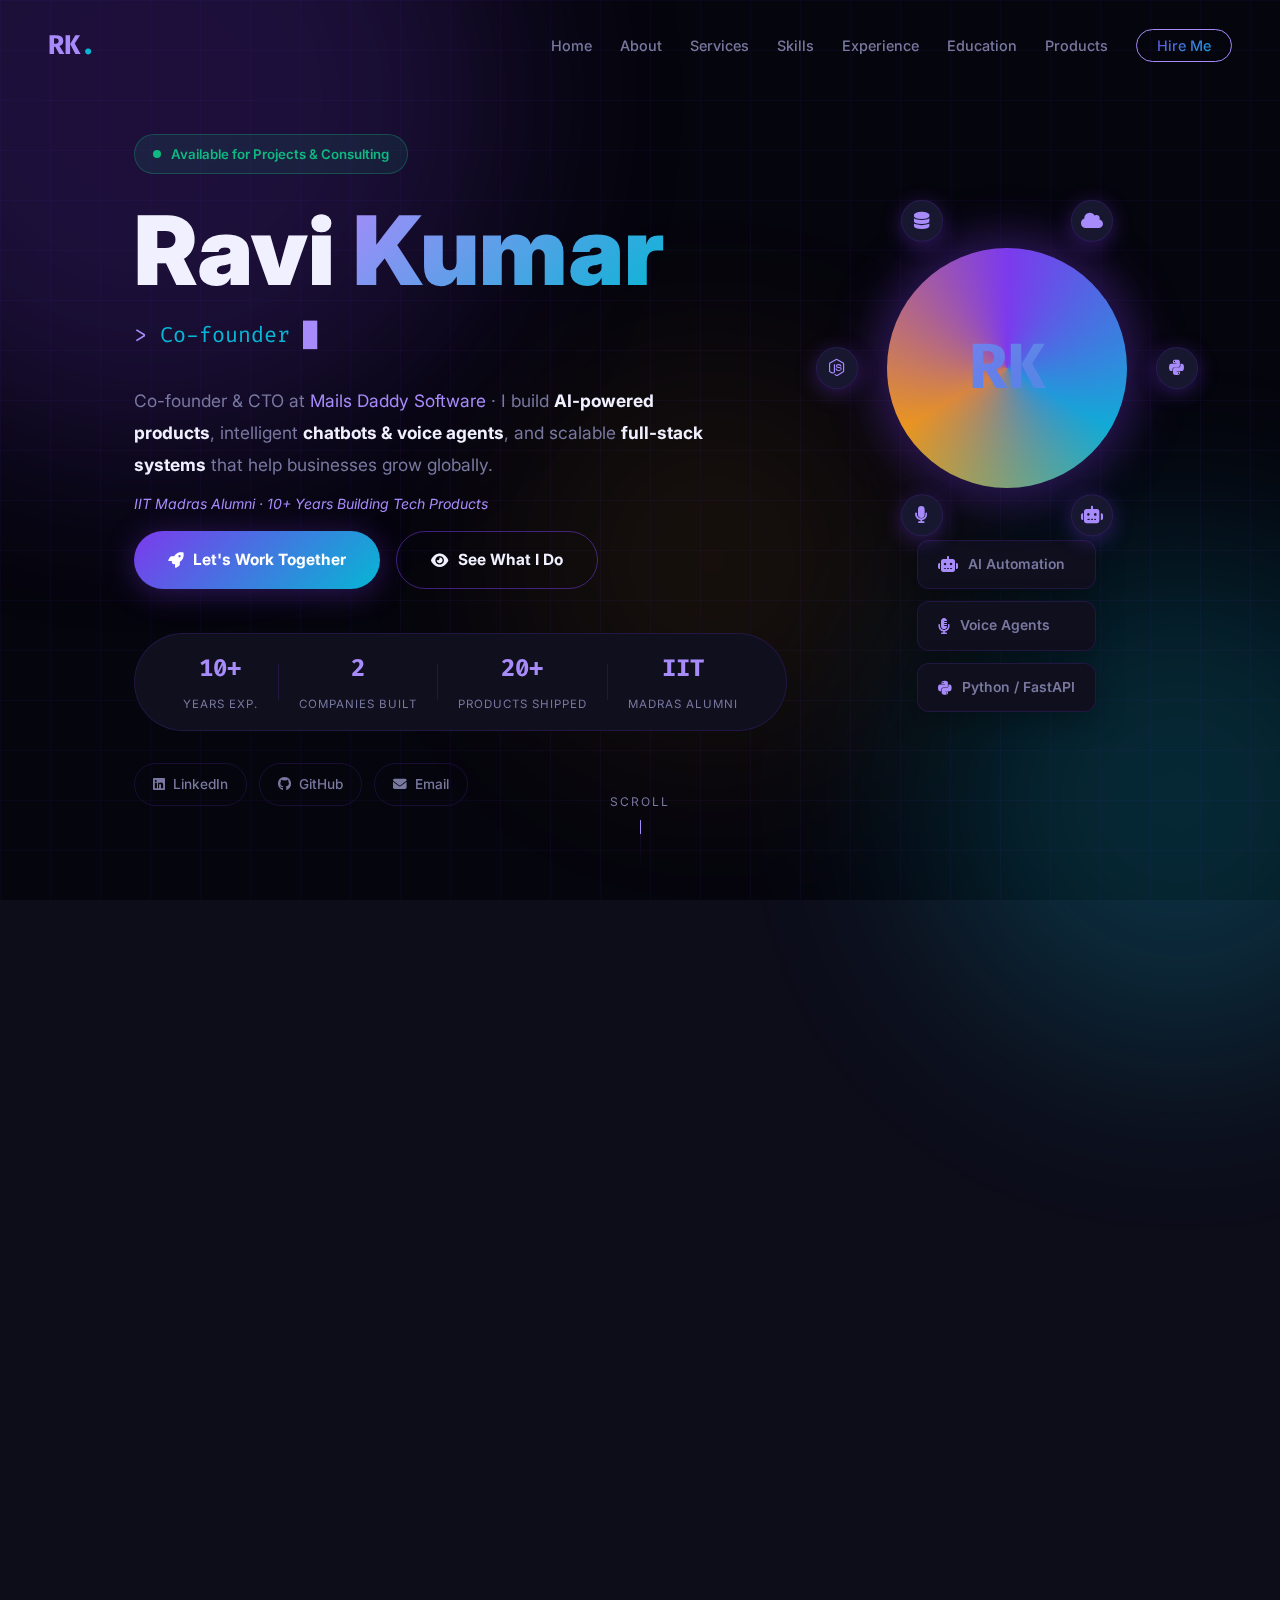
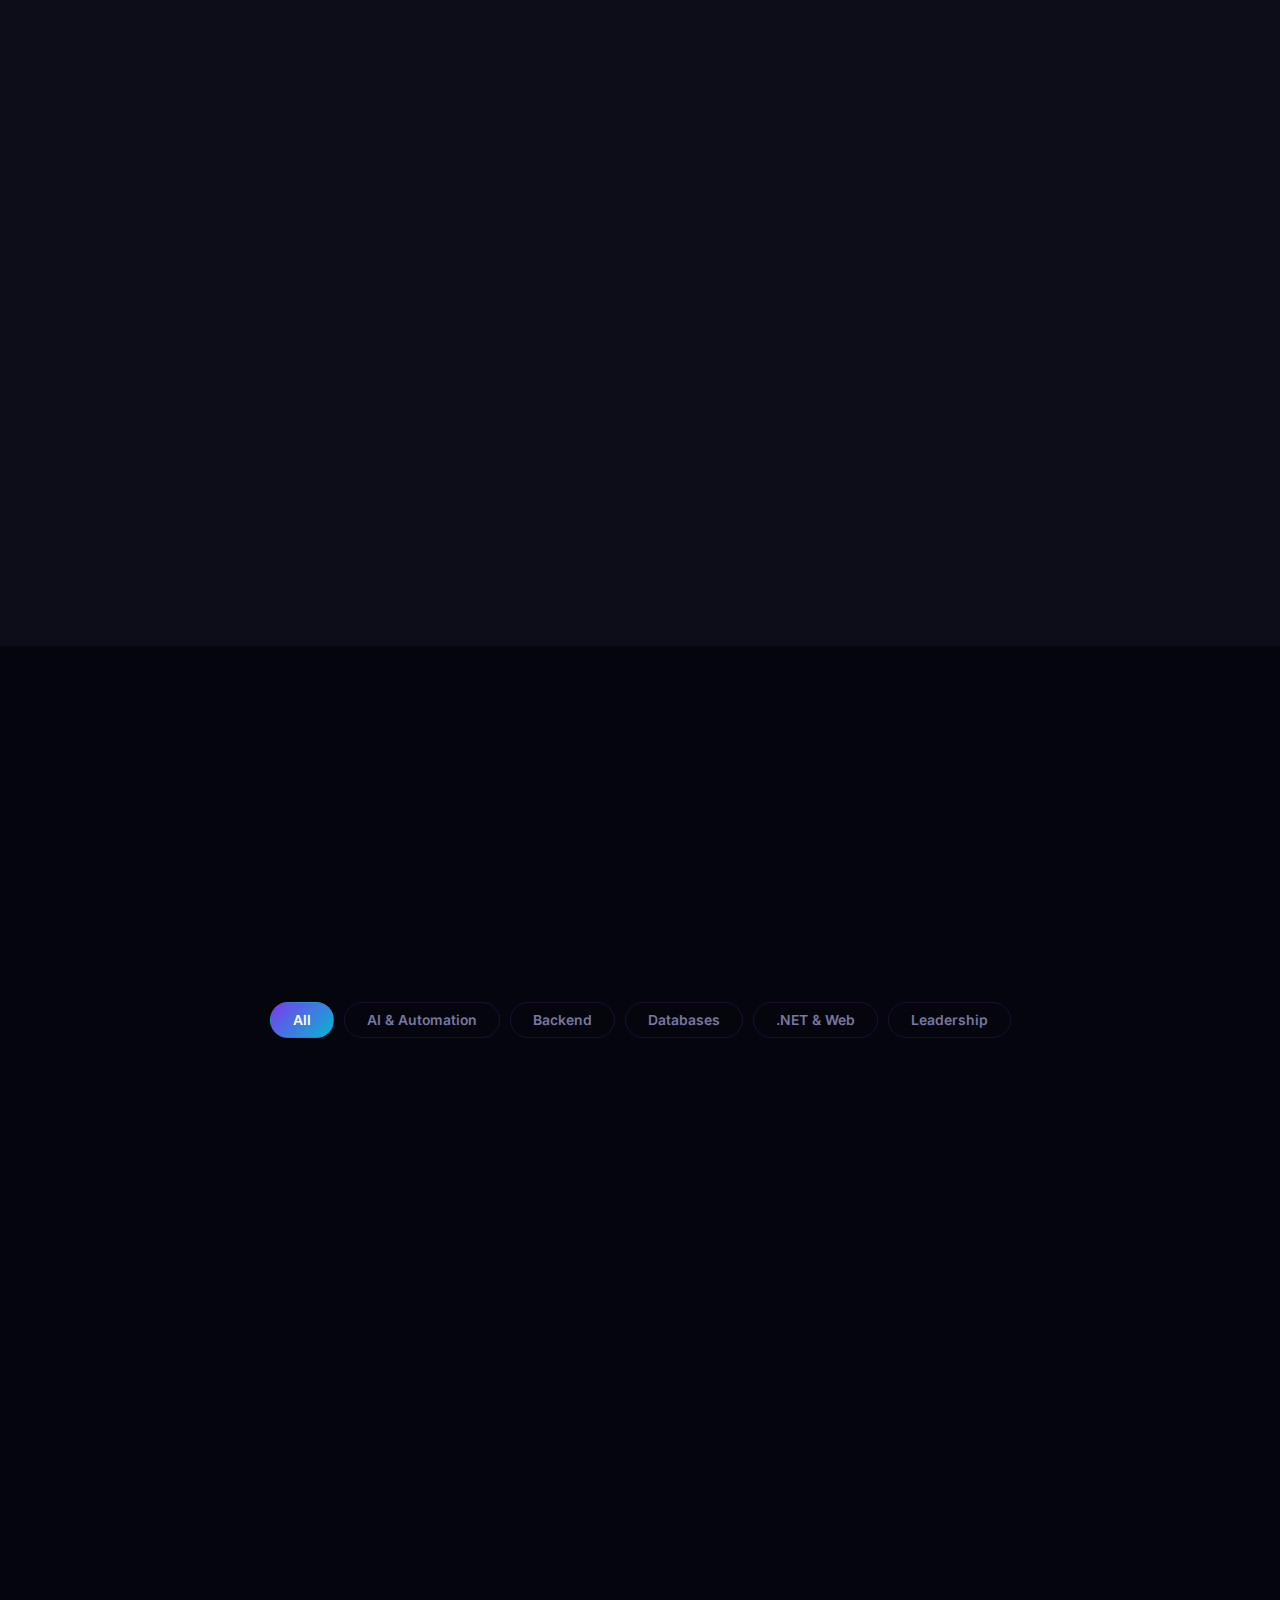
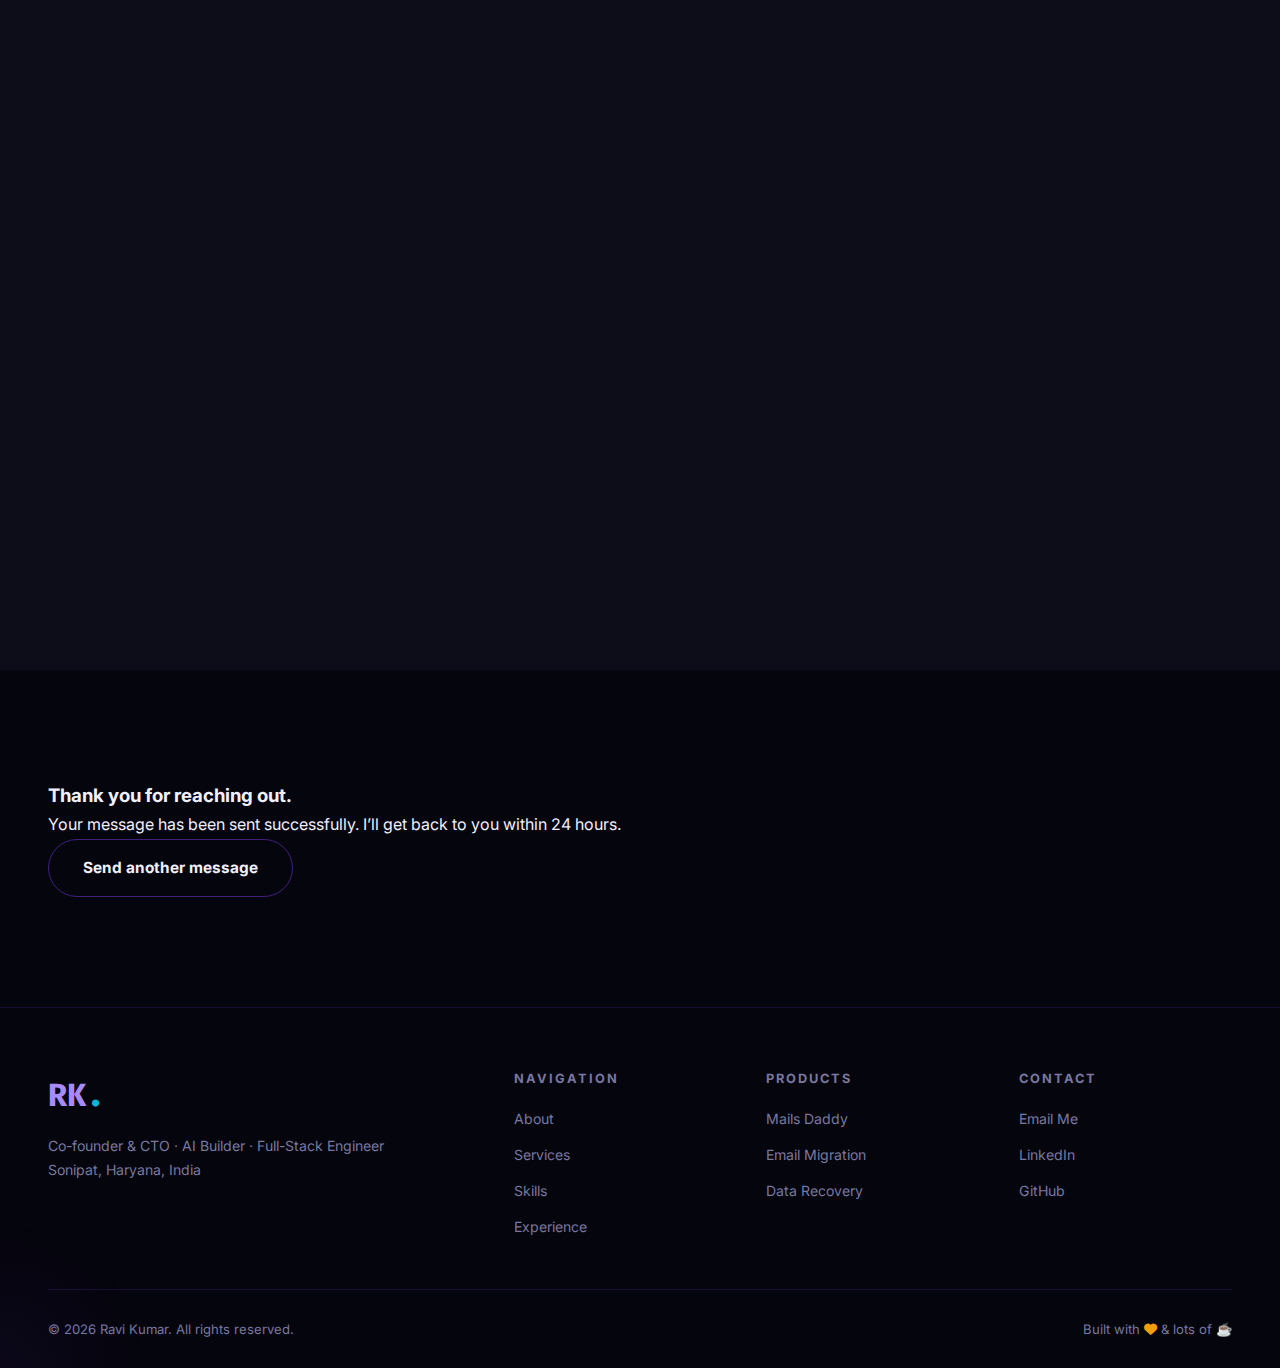
<file: index.html>
<!DOCTYPE html>
<html lang="en">
<head>
  <meta charset="UTF-8" />
  <meta name="viewport" content="width=device-width, initial-scale=1.0"/>
  <title>Ravi Kumar | Co-founder & CTO | AI & Full-Stack Engineer</title>
  <meta name="description" content="Ravi Kumar – Co-founder & CTO at Mails Daddy. Expert in AI Automation, Chatbots, Voice Agents, Python, FastAPI, Django, Node.js and more." />
  <link href="https://fonts.googleapis.com/css2?family=Inter:wght@300;400;500;600;700;800;900&family=Fira+Code:wght@400;500;600&display=swap" rel="stylesheet"/>
  <link rel="stylesheet" href="https://cdnjs.cloudflare.com/ajax/libs/font-awesome/6.5.0/css/all.min.css"/>
  <link rel="stylesheet" href="style.css"/>
</head>
<body>

  <!-- NAVBAR -->
  <nav class="navbar" id="navbar">
    <div class="nav-container">
      <div class="nav-logo">RK<span class="dot">.</span></div>
      <ul class="nav-links" id="navLinks">
        <li><a href="#hero">Home</a></li>
        <li><a href="#about">About</a></li>
        <li><a href="#services">Services</a></li>
        <li><a href="#skills">Skills</a></li>
        <li><a href="#experience">Experience</a></li>
        <li><a href="#education">Education</a></li>
        <li><a href="#products">Products</a></li>
        <li><a href="#contact" class="nav-cta">Hire Me</a></li>
      </ul>
      <div class="hamburger" id="hamburger">
        <span></span><span></span><span></span>
      </div>
    </div>
  </nav>

  <!-- HERO -->
  <section class="hero" id="hero">
    <div class="hero-bg">
      <div class="orb orb-1"></div>
      <div class="orb orb-2"></div>
      <div class="orb orb-3"></div>
      <div class="grid-overlay"></div>
    </div>
    <div class="hero-inner container">
      <div class="hero-content" data-reveal>
        <div class="hero-badge">
          <span class="badge-dot"></span> Available for Projects & Consulting
        </div>
        <h1 class="hero-name">Ravi <span class="gradient-text">Kumar</span></h1>
        <div class="hero-titles">
          <span class="typed-prefix">&gt; </span><span class="typed-text"></span>
        </div>
        <p class="hero-description">
          Co-founder &amp; CTO at <a href="https://www.mailsdaddy.com" target="_blank" class="link-glow">Mails Daddy Software</a> · 
          I build <strong>AI-powered products</strong>, intelligent <strong>chatbots &amp; voice agents</strong>,
          and scalable <strong>full-stack systems</strong> that help businesses grow globally.
          <span class="hero-sub">IIT Madras Alumni · 10+ Years Building Tech Products</span>
        </p>
        <div class="hero-cta">
          <a href="#contact" class="btn btn-primary"><i class="fas fa-rocket"></i> Let's Work Together</a>
          <a href="#services" class="btn btn-ghost"><i class="fas fa-eye"></i> See What I Do</a>
        </div>
        <div class="hero-stats">
          <div class="hstat"><span class="hstat-n">10+</span><span class="hstat-l">Years Exp.</span></div>
          <div class="hstat-div"></div>
          <div class="hstat"><span class="hstat-n">2</span><span class="hstat-l">Companies Built</span></div>
          <div class="hstat-div"></div>
          <div class="hstat"><span class="hstat-n">20+</span><span class="hstat-l">Products Shipped</span></div>
          <div class="hstat-div"></div>
          <div class="hstat"><span class="hstat-n">IIT</span><span class="hstat-l">Madras Alumni</span></div>
        </div>
        <div class="hero-social">
          <a href="https://www.linkedin.com/in/ravi-kumar-2079b0131/" target="_blank" class="social-pill"><i class="fab fa-linkedin"></i> LinkedIn</a>
          <a href="https://github.com/ravikumarchopra" target="_blank" class="social-pill"><i class="fab fa-github"></i> GitHub</a>
          <a href="mailto:r.k.chopra5000@gmail.com" class="social-pill"><i class="fas fa-envelope"></i> Email</a>
        </div>
      </div>
      <div class="hero-visual" data-reveal-delay>
        <div class="avatar-wrap">
          <div class="avatar-glow"></div>
          <div class="avatar-ring">
            <div class="avatar-core">RK</div>
          </div>
          <div class="orbit orbit-1">
            <div class="orbit-icon" style="--angle:0deg"><i class="fab fa-python"></i></div>
            <div class="orbit-icon" style="--angle:60deg"><i class="fas fa-robot"></i></div>
            <div class="orbit-icon" style="--angle:120deg"><i class="fas fa-microphone"></i></div>
            <div class="orbit-icon" style="--angle:180deg"><i class="fab fa-node-js"></i></div>
            <div class="orbit-icon" style="--angle:240deg"><i class="fas fa-database"></i></div>
            <div class="orbit-icon" style="--angle:300deg"><i class="fas fa-cloud"></i></div>
          </div>
        </div>
        <div class="floating-cards">
          <div class="fcard fcard-1"><i class="fas fa-robot"></i> AI Automation</div>
          <div class="fcard fcard-2"><i class="fas fa-microphone-alt"></i> Voice Agents</div>
          <div class="fcard fcard-3"><i class="fab fa-python"></i> Python / FastAPI</div>
        </div>
      </div>
    </div>
    <div class="scroll-down">
      <span>Scroll</span>
      <div class="scroll-line"><div class="scroll-dot"></div></div>
    </div>
  </section>

  <!-- SERVICES -->
  <section class="services section" id="services">
    <div class="container">
      <div class="section-head" data-reveal>
        <p class="section-eyebrow">What I Offer</p>
        <h2 class="section-title">Services Built for <span class="gradient-text">Growth</span></h2>
        <p class="section-sub">From intelligent AI systems to robust backends — I deliver end-to-end solutions that scale.</p>
      </div>
      <div class="services-grid">
        <div class="service-card featured" data-reveal>
          <div class="sc-icon"><i class="fas fa-robot"></i></div>
          <h3>AI Automation</h3>
          <p>Custom AI pipelines, LLM integrations, and workflow automation that cut operational costs and supercharge productivity.</p>
          <ul class="sc-list">
            <li>LLM / GPT Integration</li>
            <li>Custom AI Workflows</li>
            <li>Process Automation</li>
            <li>RAG Systems</li>
          </ul>
          <div class="sc-tag">Most Popular</div>
        </div>
        <div class="service-card" data-reveal>
          <div class="sc-icon"><i class="fas fa-comments"></i></div>
          <h3>Chatbot Development</h3>
          <p>Intelligent, context-aware chatbots for customer support, lead generation, and sales — integrated across all channels.</p>
          <ul class="sc-list">
            <li>WhatsApp / Telegram Bots</li>
            <li>Website AI Chat</li>
            <li>Support Automation</li>
            <li>CRM Integration</li>
          </ul>
        </div>
        <div class="service-card" data-reveal>
          <div class="sc-icon"><i class="fas fa-microphone-alt"></i></div>
          <h3>Voice Agents</h3>
          <p>Conversational AI voice assistants that handle calls, bookings, FAQs, and customer interactions 24/7 with human-like responses.</p>
          <ul class="sc-list">
            <li>Inbound / Outbound Calls</li>
            <li>Real-time STT / TTS</li>
            <li>IVR Replacement</li>
            <li>Multi-language Support</li>
          </ul>
        </div>
        <div class="service-card" data-reveal>
          <div class="sc-icon"><i class="fas fa-server"></i></div>
          <h3>Backend Development</h3>
          <p>High-performance, scalable REST APIs and microservices using Python (FastAPI, Django) and Node.js (Express.js).</p>
          <ul class="sc-list">
            <li>FastAPI / Django REST</li>
            <li>Node.js / Express.js</li>
            <li>MySQL / PostgreSQL</li>
            <li>Microservices Architecture</li>
          </ul>
        </div>
        <div class="service-card" data-reveal>
          <div class="sc-icon"><i class="fas fa-exchange-alt"></i></div>
          <h3>Email & Data Migration</h3>
          <p>Industry-leading tools for seamless email migration, data recovery, and cloud backup with zero data loss.</p>
          <ul class="sc-list">
            <li>OST / PST Migration</li>
            <li>Cloud Data Backup</li>
            <li>Data Recovery</li>
            <li>Outlook Management</li>
          </ul>
        </div>
        <div class="service-card" data-reveal>
          <div class="sc-icon"><i class="fas fa-lightbulb"></i></div>
          <h3>Tech Consulting</h3>
          <p>Strategic technology consulting to architect the right stack, choose the right tools, and ship faster with confidence.</p>
          <ul class="sc-list">
            <li>Architecture Review</li>
            <li>AI Strategy</li>
            <li>Team Mentorship</li>
            <li>Product Roadmapping</li>
          </ul>
        </div>
      </div>
    </div>
  </section>

  <!-- SKILLS -->
  <section class="skills section" id="skills">
    <div class="container">
      <div class="section-head" data-reveal>
        <p class="section-eyebrow">My Toolkit</p>
        <h2 class="section-title">Skills &amp; <span class="gradient-text">Technologies</span></h2>
        <p class="section-sub">A full-spectrum tech stack from AI/ML to databases and cloud deployment.</p>
      </div>
      <div class="skills-tabs">
        <button class="tab-btn active" data-tab="all">All</button>
        <button class="tab-btn" data-tab="ai">AI &amp; Automation</button>
        <button class="tab-btn" data-tab="backend">Backend</button>
        <button class="tab-btn" data-tab="database">Databases</button>
        <button class="tab-btn" data-tab="dotnet">.NET &amp; Web</button>
        <button class="tab-btn" data-tab="leadership">Leadership</button>
      </div>
      <div class="skills-masonry">

        <!-- AI & Automation -->
        <div class="skill-group" data-category="ai" data-reveal>
          <div class="sg-header"><i class="fas fa-brain"></i> AI &amp; Automation</div>
          <div class="skill-bars">
            <div class="skill-row" data-w="93">
              <div class="sr-meta"><span>AI Automation</span><span>93%</span></div>
              <div class="sr-track"><div class="sr-fill" data-width="93"></div></div>
            </div>
            <div class="skill-row" data-w="90">
              <div class="sr-meta"><span>Chatbot Development</span><span>90%</span></div>
              <div class="sr-track"><div class="sr-fill" data-width="90"></div></div>
            </div>
            <div class="skill-row" data-w="88">
              <div class="sr-meta"><span>Voice Agents</span><span>88%</span></div>
              <div class="sr-track"><div class="sr-fill" data-width="88"></div></div>
            </div>
            <div class="skill-row" data-w="85">
              <div class="sr-meta"><span>LLM / GPT Integration</span><span>85%</span></div>
              <div class="sr-track"><div class="sr-fill" data-width="85"></div></div>
            </div>
          </div>
        </div>

        <!-- Backend -->
        <div class="skill-group" data-category="backend" data-reveal>
          <div class="sg-header"><i class="fas fa-code"></i> Backend Development</div>
          <div class="skill-bars">
            <div class="skill-row">
              <div class="sr-meta"><span>Python</span><span>92%</span></div>
              <div class="sr-track"><div class="sr-fill" data-width="92"></div></div>
            </div>
            <div class="skill-row">
              <div class="sr-meta"><span>FastAPI</span><span>90%</span></div>
              <div class="sr-track"><div class="sr-fill" data-width="90"></div></div>
            </div>
            <div class="skill-row">
              <div class="sr-meta"><span>Django</span><span>87%</span></div>
              <div class="sr-track"><div class="sr-fill" data-width="87"></div></div>
            </div>
            <div class="skill-row">
              <div class="sr-meta"><span>Node.js</span><span>88%</span></div>
              <div class="sr-track"><div class="sr-fill" data-width="88"></div></div>
            </div>
            <div class="skill-row">
              <div class="sr-meta"><span>Express.js</span><span>86%</span></div>
              <div class="sr-track"><div class="sr-fill" data-width="86"></div></div>
            </div>
          </div>
        </div>

        <!-- Databases -->
        <div class="skill-group" data-category="database" data-reveal>
          <div class="sg-header"><i class="fas fa-database"></i> Databases</div>
          <div class="skill-bars">
            <div class="skill-row">
              <div class="sr-meta"><span>MySQL</span><span>90%</span></div>
              <div class="sr-track"><div class="sr-fill" data-width="90"></div></div>
            </div>
            <div class="skill-row">
              <div class="sr-meta"><span>PostgreSQL</span><span>88%</span></div>
              <div class="sr-track"><div class="sr-fill" data-width="88"></div></div>
            </div>
            <div class="skill-row">
              <div class="sr-meta"><span>SQL Server</span><span>85%</span></div>
              <div class="sr-track"><div class="sr-fill" data-width="85"></div></div>
            </div>
          </div>
        </div>

        <!-- .NET & Web -->
        <div class="skill-group" data-category="dotnet" data-reveal>
          <div class="sg-header"><i class="fas fa-window-restore"></i> .NET &amp; Web</div>
          <div class="skill-bars">
            <div class="skill-row">
              <div class="sr-meta"><span>.NET Framework / C#</span><span>92%</span></div>
              <div class="sr-track"><div class="sr-fill" data-width="92"></div></div>
            </div>
            <div class="skill-row">
              <div class="sr-meta"><span>ASP.NET</span><span>88%</span></div>
              <div class="sr-track"><div class="sr-fill" data-width="88"></div></div>
            </div>
            <div class="skill-row">
              <div class="sr-meta"><span>CSS3 / HTML5</span><span>85%</span></div>
              <div class="sr-track"><div class="sr-fill" data-width="85"></div></div>
            </div>
            <div class="skill-row">
              <div class="sr-meta"><span>JavaScript</span><span>82%</span></div>
              <div class="sr-track"><div class="sr-fill" data-width="82"></div></div>
            </div>
          </div>
        </div>

        <!-- Leadership -->
        <div class="skill-group" data-category="leadership" data-reveal>
          <div class="sg-header"><i class="fas fa-chess-king"></i> Leadership</div>
          <div class="skill-bars">
            <div class="skill-row">
              <div class="sr-meta"><span>Project Management</span><span>96%</span></div>
              <div class="sr-track"><div class="sr-fill" data-width="96"></div></div>
            </div>
            <div class="skill-row">
              <div class="sr-meta"><span>Product Strategy</span><span>93%</span></div>
              <div class="sr-track"><div class="sr-fill" data-width="93"></div></div>
            </div>
            <div class="skill-row">
              <div class="sr-meta"><span>Team Leadership</span><span>94%</span></div>
              <div class="sr-track"><div class="sr-fill" data-width="94"></div></div>
            </div>
            <div class="skill-row">
              <div class="sr-meta"><span>Tech Architecture</span><span>90%</span></div>
              <div class="sr-track"><div class="sr-fill" data-width="90"></div></div>
            </div>
          </div>
        </div>

        <!-- Tools -->
        <div class="skill-group" data-category="all" data-reveal>
          <div class="sg-header"><i class="fas fa-tools"></i> Tools &amp; Cloud</div>
          <div class="skill-cloud">
            <span class="stag python">Python</span>
            <span class="stag fastapi">FastAPI</span>
            <span class="stag django">Django</span>
            <span class="stag node">Node.js</span>
            <span class="stag express">Express.js</span>
            <span class="stag mysql">MySQL</span>
            <span class="stag postgres">PostgreSQL</span>
            <span class="stag ai">AI / LLM</span>
            <span class="stag bot">Chatbots</span>
            <span class="stag voice">Voice Agents</span>
            <span class="stag dotnet">.NET / C#</span>
            <span class="stag azure">Azure</span>
            <span class="stag docker">Docker</span>
            <span class="stag git">Git / GitHub</span>
            <span class="stag rest">REST APIs</span>
            <span class="stag micro">Microservices</span>
          </div>
        </div>

      </div>
    </div>
  </section>

  <!-- EXPERIENCE -->
  <section class="experience section" id="experience">
    <div class="container">
      <div class="section-head" data-reveal>
        <p class="section-eyebrow">Career Journey</p>
        <h2 class="section-title">Work <span class="gradient-text">Experience</span></h2>
        <p class="section-sub">A decade of building, leading, and shipping real products.</p>
      </div>
      <div class="timeline">

        <div class="timeline-item" data-reveal>
          <div class="tl-left">
            <div class="tl-dot"><i class="fas fa-rocket"></i></div>
            <div class="tl-line"></div>
          </div>
          <div class="tl-card">
            <div class="tl-top">
              <div>
                <span class="tl-badge current">Current Role</span>
                <h3>Co-founder &amp; CTO</h3>
                <a href="https://www.mailsdaddy.com" target="_blank" class="tl-company">Mails Daddy Software Private Limited</a>
              </div>
              <div class="tl-right-meta">
                <span class="tl-date"><i class="fas fa-calendar-alt"></i> May 2017 – Present</span>
                <span class="tl-dur">8 yrs 10 mos</span>
                <span class="tl-loc"><i class="fas fa-map-marker-alt"></i> Delhi, India</span>
              </div>
            </div>
            <ul class="tl-bullets">
              <li>Co-founded and scaled a software product company from 0→ global, specializing in <strong>email migration, data recovery, cloud backup, and PDF management</strong>.</li>
              <li>Architected and shipped <strong>20+ software products</strong> used by customers worldwide, driving consistent revenue growth.</li>
              <li>Led cross-functional engineering teams, defining technical roadmaps, enforcing code quality, and enabling agile delivery.</li>
              <li>Integrated <strong>AI automation and intelligent workflow tools</strong> into product lines to enhance user experience and reduce manual effort.</li>
              <li>Established CI/CD pipelines, cloud infrastructure, and engineering best practices that improved release velocity by 3×.</li>
            </ul>
            <div class="tl-tech">
              <span>.NET / C#</span><span>Python</span><span>AI Automation</span>
              <span>Cloud APIs</span><span>SQL Server</span><span>Azure</span>
            </div>
          </div>
        </div>

        <div class="timeline-item" data-reveal>
          <div class="tl-left">
            <div class="tl-dot"><i class="fas fa-lightbulb"></i></div>
          </div>
          <div class="tl-card">
            <div class="tl-top">
              <div>
                <h3>Founder &amp; CEO</h3>
                <span class="tl-company">Passionate Coders (P) Ltd.</span>
              </div>
              <div class="tl-right-meta">
                <span class="tl-date"><i class="fas fa-calendar-alt"></i> May 2015 – May 2017</span>
                <span class="tl-dur">2 yrs</span>
                <span class="tl-loc"><i class="fas fa-map-marker-alt"></i> Delhi, India</span>
              </div>
            </div>
            <ul class="tl-bullets">
              <li>Founded a software development company focused on custom web and desktop solutions.</li>
              <li>Managed end-to-end business operations: client acquisition, project delivery, and team building.</li>
              <li>Delivered multiple production applications for clients, building a reputation for technical excellence and on-time delivery.</li>
              <li>Mentored a team of developers, fostering a culture of continuous learning and ownership.</li>
            </ul>
            <div class="tl-tech">
              <span>.NET</span><span>JavaScript</span><span>CSS3</span><span>Project Management</span>
            </div>
          </div>
        </div>

      </div>
    </div>
  </section>

  <!-- EDUCATION -->
  <section class="education section" id="education">
    <div class="container">
      <div class="section-head" data-reveal>
        <p class="section-eyebrow">Academic Background</p>
        <h2 class="section-title">My <span class="gradient-text">Education</span></h2>
        <p class="section-sub">Rigorous academic foundations from premier institutions.</p>
      </div>
      <div class="edu-grid">
        <div class="edu-card iit-card" data-reveal>
          <div class="edu-logo"><span>IIT</span></div>
          <div class="edu-body">
            <span class="edu-chip">M.Tech</span>
            <h3>Master of Technology</h3>
            <p class="edu-field">Computer Science &amp; Engineering</p>
            <p class="edu-inst">Indian Institute of Technology, Madras</p>
            <p class="edu-year"><i class="fas fa-calendar-alt"></i> August 2020 – June 2023</p>
            <p class="edu-note">One of India's most prestigious technical universities — Top 3 in national rankings.</p>
          </div>
        </div>
        <div class="edu-card iit-card" data-reveal>
          <div class="edu-logo"><span>IIT</span></div>
          <div class="edu-body">
            <span class="edu-chip">Master's</span>
            <h3>Master's Degree</h3>
            <p class="edu-field">Computer Science &amp; Engineering</p>
            <p class="edu-inst">Indian Institute of Technology, Madras</p>
            <p class="edu-year"><i class="fas fa-graduation-cap"></i> Postgraduate Studies</p>
            <p class="edu-note">Advanced research and specialization in computer systems and engineering.</p>
          </div>
        </div>
        <div class="edu-card" data-reveal>
          <div class="edu-logo btech-logo"><span>B.Tech</span></div>
          <div class="edu-body">
            <span class="edu-chip btech-chip">B.Tech</span>
            <h3>Bachelor of Technology</h3>
            <p class="edu-field">Computer Science</p>
            <p class="edu-inst">Hindu College of Engineering, Sonipat</p>
            <p class="edu-year"><i class="fas fa-calendar-alt"></i> 2011 – 2015</p>
            <p class="edu-note">Strong fundamentals in computer science, algorithms, and software engineering.</p>
          </div>
        </div>
      </div>
    </div>
  </section>

  <!-- PRODUCTS -->
  <section class="products section" id="products">
    <div class="container">
      <div class="section-head" data-reveal>
        <p class="section-eyebrow">What I've Built</p>
        <h2 class="section-title">Featured <span class="gradient-text">Products</span></h2>
        <p class="section-sub">Real-world products I've engineered and launched at Mails Daddy.</p>
      </div>
      <div class="products-grid">
        <div class="product-card" data-reveal>
          <div class="pc-icon"><i class="fas fa-exchange-alt"></i></div>
          <div class="pc-body">
            <h3>Email Migration Suite</h3>
            <p>Migrate emails seamlessly between OST, PST, MBOX, EML formats with zero data loss and enterprise-grade reliability.</p>
            <div class="pc-tags"><span>C#</span><span>.NET</span><span>Outlook API</span></div>
          </div>
          <a href="https://www.mailsdaddy.com" target="_blank" class="pc-link"><i class="fas fa-arrow-up-right-from-square"></i></a>
        </div>
        <div class="product-card" data-reveal>
          <div class="pc-icon"><i class="fas fa-database"></i></div>
          <div class="pc-body">
            <h3>Data Recovery Tools</h3>
            <p>Recover corrupted, deleted, or damaged email and file data with high precision recovery algorithms.</p>
            <div class="pc-tags"><span>C#</span><span>.NET</span><span>File Parsing</span></div>
          </div>
          <a href="https://www.mailsdaddy.com" target="_blank" class="pc-link"><i class="fas fa-arrow-up-right-from-square"></i></a>
        </div>
        <div class="product-card" data-reveal>
          <div class="pc-icon"><i class="fas fa-cloud-upload-alt"></i></div>
          <div class="pc-body">
            <h3>Cloud Backup &amp; Migration</h3>
            <p>Secure backup and cross-platform cloud migration for enterprises and individuals worldwide.</p>
            <div class="pc-tags"><span>Azure</span><span>Cloud APIs</span><span>.NET</span></div>
          </div>
          <a href="https://www.mailsdaddy.com" target="_blank" class="pc-link"><i class="fas fa-arrow-up-right-from-square"></i></a>
        </div>
        <div class="product-card" data-reveal>
          <div class="pc-icon"><i class="fas fa-file-pdf"></i></div>
          <div class="pc-body">
            <h3>PDF Management Suite</h3>
            <p>Comprehensive tools to merge, split, convert, encrypt, and manipulate PDF documents at scale.</p>
            <div class="pc-tags"><span>.NET</span><span>PDF Parsing</span><span>C#</span></div>
          </div>
          <a href="https://www.mailsdaddy.com" target="_blank" class="pc-link"><i class="fas fa-arrow-up-right-from-square"></i></a>
        </div>
        <div class="product-card" data-reveal>
          <div class="pc-icon"><i class="fas fa-eye"></i></div>
          <div class="pc-body">
            <h3>Free Email Viewers</h3>
            <p>View PST, OST, MBOX, and EML files for free — no email client installation required.</p>
            <div class="pc-tags"><span>C#</span><span>.NET</span><span>MIME Parsing</span></div>
          </div>
          <a href="https://www.mailsdaddy.com" target="_blank" class="pc-link"><i class="fas fa-arrow-up-right-from-square"></i></a>
        </div>
        <div class="product-card" data-reveal>
          <div class="pc-icon"><i class="fas fa-key"></i></div>
          <div class="pc-body">
            <h3>Password Recovery &amp; Converters</h3>
            <p>Recover lost passwords and convert between file formats — fast, secure, and user-friendly tools.</p>
            <div class="pc-tags"><span>.NET</span><span>Encryption</span><span>C#</span></div>
          </div>
          <a href="https://www.mailsdaddy.com" target="_blank" class="pc-link"><i class="fas fa-arrow-up-right-from-square"></i></a>
        </div>
      </div>
    </div>
  </section>

  <!-- TESTIMONIAL / TRUST -->
  <section class="trust section">
    <div class="container">
      <div class="trust-inner" data-reveal>
        <p class="trust-eyebrow">Why Clients Choose Me</p>
        <h2 class="trust-title">Trusted by Businesses <span class="gradient-text">Worldwide</span></h2>
        <div class="trust-pillars">
          <div class="trust-pillar">
            <i class="fas fa-shield-alt"></i>
            <h4>Proven Track Record</h4>
            <p>10+ years and 20+ shipped products. I deliver what I promise, on time.</p>
          </div>
          <div class="trust-pillar">
            <i class="fas fa-bolt"></i>
            <h4>Cutting-Edge AI Expertise</h4>
            <p>Building AI agents, chatbots, and voice systems before it was mainstream.</p>
          </div>
          <div class="trust-pillar">
            <i class="fas fa-expand-arrows-alt"></i>
            <h4>Full-Stack Depth</h4>
            <p>From database schema to AI API to frontend — I own the full stack.</p>
          </div>
          <div class="trust-pillar">
            <i class="fas fa-graduation-cap"></i>
            <h4>IIT Madras Graduate</h4>
            <p>World-class academic foundation backing every technical decision I make.</p>
          </div>
        </div>
        <a href="#contact" class="btn btn-primary btn-lg"><i class="fas fa-handshake"></i> Start a Conversation</a>
      </div>
    </div>
  </section>

  <!-- CONTACT -->
  <section class="contact section" id="contact">
    <div class="container">
      <div class="section-head" data-reveal>
        <p class="section-eyebrow">Let's Connect</p>
        <h2 class="section-title">Ready to Build Something <span class="gradient-text">Amazing?</span></h2>
        <p class="section-sub">Whether you need an AI system, a voice agent, a backend API, or a full product — I'm ready to help.</p>
      </div>
      <div class="contact-wrap">
        <div class="contact-left" data-reveal>
          <div class="contact-card-item">
            <div class="cci-icon"><i class="fas fa-envelope"></i></div>
            <div><h4>Email Me</h4><a href="mailto:r.k.chopra5000@gmail.com">r.k.chopra5000@gmail.com</a></div>
          </div>
          <div class="contact-card-item">
            <div class="cci-icon"><i class="fas fa-phone"></i></div>
            <div><h4>Call / WhatsApp</h4><a href="tel:+918929155176">+91 8929155176</a></div>
          </div>
          <div class="contact-card-item">
            <div class="cci-icon"><i class="fab fa-linkedin"></i></div>
            <div><h4>LinkedIn</h4><a href="https://www.linkedin.com/in/ravi-kumar-2079b0131/" target="_blank">Connect with me</a></div>
          </div>
          <div class="contact-card-item">
            <div class="cci-icon"><i class="fas fa-map-marker-alt"></i></div>
            <div><h4>Location</h4><p>Sonipat, Haryana, India<br/>(Available Remotely, Worldwide)</p></div>
          </div>
          <div class="availability-badge">
            <span class="ab-dot"></span>
            <strong>Available</strong> for freelance projects &amp; consulting
          </div>
        </div>
        <form class="contact-form" id="contactForm" data-reveal action="https://formsubmit.co/c8bb7b826c2b2fb29bff4d3c06296e3e" method="POST">
          <input type="hidden" name="_subject" value="New Portfolio Contact Form Message" />
          <input type="hidden" name="_captcha" value="false" />
          <div class="cf-honeypot" aria-hidden="true">
            <label for="website">Website</label>
            <input type="text" id="website" name="website" tabindex="-1" autocomplete="off" />
          </div>
          <div class="cf-row">
            <div class="cf-group">
              <label>Your Name</label>
              <input type="text" name="name" placeholder="John Smith" required />
            </div>
            <div class="cf-group">
              <label>Your Email</label>
              <input type="email" name="email" placeholder="john@company.com" required />
            </div>
          </div>
          <div class="cf-group">
            <label>I'm interested in...</label>
            <select name="service">
              <option value="">Select a service</option>
              <option>AI Automation</option>
              <option>Chatbot Development</option>
              <option>Voice Agent</option>
              <option>Backend / API Development</option>
              <option>Email / Data Migration</option>
              <option>Tech Consulting</option>
              <option>Other</option>
            </select>
          </div>
          <div class="cf-group">
            <label>Budget Range</label>
            <select name="budget">
              <option value="">Select budget</option>
              <option>Under $1,000</option>
              <option>$1,000 – $5,000</option>
              <option>$5,000 – $15,000</option>
              <option>$15,000+</option>
              <option>Ongoing / Retainer</option>
            </select>
          </div>
          <div class="cf-group">
            <label>Tell me about your project</label>
            <textarea name="message" placeholder="Describe your project, goals, timeline..." rows="5" required></textarea>
          </div>
          <button type="submit" class="btn btn-primary btn-lg" id="contactSubmitBtn">
            <i class="fas fa-paper-plane"></i> Send Message
          </button>
          <div class="form-error" id="formError" role="alert"></div>
          <div class="form-success" id="formSuccess">
            <i class="fas fa-check-circle"></i> Message received! I'll respond within 24 hours.
          </div>
        </form>
      </div>
    </div>
  </section>

  <section class="section" id="thank-you">
    <div class="container">
      <div class="thank-you-card">
        <h3>Thank you for reaching out.</h3>
        <p>Your message has been sent successfully. I’ll get back to you within 24 hours.</p>
        <a href="#contact" class="btn btn-ghost">Send another message</a>
      </div>
    </div>
  </section>

  <!-- FOOTER -->
  <footer class="footer">
    <div class="container">
      <div class="footer-top">
        <div class="footer-brand">
          <div class="footer-logo">RK<span class="dot">.</span></div>
          <p>Co-founder &amp; CTO · AI Builder · Full-Stack Engineer<br/>Sonipat, Haryana, India</p>
        </div>
        <div class="footer-links-col">
          <h5>Navigation</h5>
          <a href="#about">About</a>
          <a href="#services">Services</a>
          <a href="#skills">Skills</a>
          <a href="#experience">Experience</a>
        </div>
        <div class="footer-links-col">
          <h5>Products</h5>
          <a href="https://www.mailsdaddy.com" target="_blank">Mails Daddy</a>
          <a href="https://www.mailsdaddy.com" target="_blank">Email Migration</a>
          <a href="https://www.mailsdaddy.com" target="_blank">Data Recovery</a>
        </div>
        <div class="footer-links-col">
          <h5>Contact</h5>
          <a href="mailto:r.k.chopra5000@gmail.com">Email Me</a>
          <a href="https://www.linkedin.com/in/ravi-kumar-2079b0131/" target="_blank">LinkedIn</a>
          <a href="https://github.com/ravikumarchopra" target="_blank">GitHub</a>
        </div>
      </div>
      <div class="footer-bottom">
        <p>© 2026 Ravi Kumar. All rights reserved.</p>
        <p>Built with <i class="fas fa-heart" style="color:var(--accent)"></i> &amp; lots of ☕</p>
      </div>
    </div>
  </footer>

  <div class="back-to-top" id="backToTop" onclick="window.scrollTo({top:0,behavior:'smooth'})">
    <i class="fas fa-arrow-up"></i>
  </div>

  <script src="script.js"></script>
</body>
</html>
</file>
<file: style.css>
/* ============================================================
   CSS VARIABLES & RESET
   ============================================================ */
:root {
  --primary: #7c3aed;
  --primary-light: #a78bfa;
  --secondary: #06b6d4;
  --accent: #f59e0b;
  --green: #10b981;
  --bg: #05050d;
  --bg-2: #0d0d1a;
  --bg-3: #141428;
  --card: #0f0f1e;
  --card-2: #171730;
  --border: rgba(124,58,237,0.18);
  --border-h: rgba(124,58,237,0.5);
  --text: #f0f0ff;
  --text-muted: #7878a0;
  --glow: rgba(124,58,237,0.35);
  --glow-cyan: rgba(6,182,212,0.3);
  --font: 'Inter', sans-serif;
  --mono: 'Fira Code', monospace;
  --radius: 18px;
  --radius-sm: 10px;
  --t: 0.3s ease;
}
*, *::before, *::after { margin:0; padding:0; box-sizing:border-box; }
html { scroll-behavior: smooth; font-size: 16px; }
body { font-family: var(--font); background: var(--bg); color: var(--text); overflow-x: hidden; line-height: 1.7; }
a { color: inherit; text-decoration: none; }
ul { list-style: none; }
::-webkit-scrollbar { width: 5px; }
::-webkit-scrollbar-track { background: var(--bg); }
::-webkit-scrollbar-thumb { background: var(--primary); border-radius: 3px; }
::selection { background: rgba(124,58,237,0.4); }

/* ============================================================
   UTILITIES
   ============================================================ */
.container { max-width: 1240px; margin: 0 auto; padding: 0 28px; }
.section { padding: 110px 0; }
.gradient-text {
  background: linear-gradient(135deg, var(--primary-light), var(--secondary));
  -webkit-background-clip: text; -webkit-text-fill-color: transparent; background-clip: text;
}
.section-head { text-align: center; margin-bottom: 72px; }
.section-eyebrow {
  display: inline-block; color: var(--primary-light); font-size: 0.8rem;
  font-weight: 700; text-transform: uppercase; letter-spacing: 3px;
  margin-bottom: 14px;
}
.section-title { font-size: clamp(2.2rem, 4.5vw, 3.2rem); font-weight: 900; line-height: 1.15; margin-bottom: 16px; }
.section-sub { color: var(--text-muted); font-size: 1.08rem; max-width: 580px; margin: 0 auto; }

/* BUTTONS */
.btn {
  display: inline-flex; align-items: center; gap: 10px;
  padding: 15px 34px; border-radius: 50px;
  font-weight: 700; font-size: 0.96rem; cursor: pointer;
  border: none; transition: var(--t); font-family: var(--font);
}
.btn-primary {
  background: linear-gradient(135deg, var(--primary), var(--secondary));
  color: #fff; box-shadow: 0 4px 30px var(--glow);
}
.btn-primary:hover { transform: translateY(-3px); box-shadow: 0 10px 40px var(--glow); filter: brightness(1.1); }
.btn-ghost {
  background: transparent; color: var(--text);
  border: 1.5px solid var(--border-h);
}
.btn-ghost:hover { background: rgba(124,58,237,0.12); transform: translateY(-3px); border-color: var(--primary-light); }
.btn-lg { padding: 18px 42px; font-size: 1.05rem; }
.link-glow { color: var(--primary-light); border-bottom: 1px solid transparent; transition: var(--t); }
.link-glow:hover { border-bottom-color: var(--primary-light); }

/* ============================================================
   NAVBAR
   ============================================================ */
.navbar {
  position: fixed; top: 0; left: 0; right: 0; z-index: 1000;
  padding: 22px 0; transition: var(--t);
}
.navbar.scrolled {
  background: rgba(5,5,13,0.92); backdrop-filter: blur(24px);
  -webkit-backdrop-filter: blur(24px);
  border-bottom: 1px solid var(--border); padding: 14px 0;
}
.nav-container { max-width: 1240px; margin: 0 auto; padding: 0 28px; display: flex; align-items: center; justify-content: space-between; }
.nav-logo { font-family: var(--mono); font-size: 1.7rem; font-weight: 800; color: var(--primary-light); }
.dot { color: var(--secondary); }
.nav-links { display: flex; align-items: center; gap: 28px; }
.nav-links a { color: var(--text-muted); font-weight: 500; font-size: 0.9rem; transition: var(--t); position: relative; }
.nav-links a::after { content:''; position:absolute; bottom:-4px; left:0; width:0; height:2px; background:var(--primary-light); transition:var(--t); }
.nav-links a:hover { color: var(--text); }
.nav-links a:hover::after { width: 100%; }
.nav-cta {
  background: linear-gradient(135deg, var(--primary), var(--secondary)) !important;
  -webkit-background-clip: text !important; -webkit-text-fill-color: transparent !important;
  background-clip: text !important;
  border: 1.5px solid var(--primary-light) !important;
  padding: 7px 20px; border-radius: 50px; color: var(--primary-light) !important;
}
.nav-cta::after { display: none !important; }
.nav-cta:hover { box-shadow: 0 0 20px var(--glow); }
.hamburger { display: none; flex-direction: column; gap: 5px; cursor: pointer; }
.hamburger span { display: block; width: 26px; height: 2.5px; background: var(--text); border-radius: 2px; transition: var(--t); }

/* ============================================================
   HERO
   ============================================================ */
.hero {
  min-height: 100vh; position: relative; overflow: hidden;
  display: flex; flex-direction: column;
}
.hero-bg { position: fixed; inset: 0; z-index: 0; pointer-events: none; }
.orb {
  position: absolute; border-radius: 50%; filter: blur(100px); opacity: 0.2;
  animation: orbFloat 8s ease-in-out infinite;
}
.orb-1 { width: 700px; height: 700px; background: var(--primary); top: -250px; left: -200px; animation-delay: 0s; }
.orb-2 { width: 500px; height: 500px; background: var(--secondary); bottom: -150px; right: -150px; animation-delay: -3s; }
.orb-3 { width: 400px; height: 400px; background: var(--accent); top: 40%; left: 40%; opacity: 0.08; animation-delay: -6s; }
@keyframes orbFloat { 0%,100% { transform: scale(1) translate(0,0); } 50% { transform: scale(1.1) translate(20px,-20px); } }
.grid-overlay {
  position: absolute; inset: 0;
  background-image: linear-gradient(rgba(124,58,237,0.05) 1px, transparent 1px),
    linear-gradient(90deg, rgba(124,58,237,0.05) 1px, transparent 1px);
  background-size: 50px 50px;
}
.hero-inner {
  position: relative; z-index: 1; flex: 1;
  display: flex; align-items: center; gap: 80px;
  padding-top: 120px; padding-bottom: 80px;
}
.hero-content { flex: 1; }
.hero-badge {
  display: inline-flex; align-items: center; gap: 10px;
  background: rgba(16,185,129,0.1); border: 1px solid rgba(16,185,129,0.3);
  color: var(--green); padding: 8px 18px; border-radius: 50px;
  font-size: 0.83rem; font-weight: 600; margin-bottom: 28px;
}
.badge-dot { width: 8px; height: 8px; border-radius: 50%; background: var(--green); animation: pulse 2s infinite; }
@keyframes pulse { 0%,100% { box-shadow: 0 0 0 0 rgba(16,185,129,0.6); } 50% { box-shadow: 0 0 0 8px rgba(16,185,129,0); } }
.hero-name { font-size: clamp(3.5rem, 8vw, 6rem); font-weight: 900; line-height: 1; margin-bottom: 16px; }
.hero-titles {
  font-family: var(--mono); font-size: clamp(1rem, 2.2vw, 1.35rem);
  color: var(--secondary); margin-bottom: 28px; min-height: 2em;
}
.typed-prefix { color: var(--primary-light); }
.typed-text::after { content:'█'; animation: blink 1s infinite; color: var(--primary-light); font-size: 1.1em; }
@keyframes blink { 0%,49% { opacity:1; } 50%,100% { opacity:0; } }
.hero-description { color: var(--text-muted); font-size: 1.08rem; max-width: 580px; margin-bottom: 14px; line-height: 1.85; }
.hero-description strong { color: var(--text); }
.hero-sub { display: block; margin-top: 10px; font-size: 0.88rem; color: var(--primary-light); font-style: italic; }
.hero-cta { display: flex; gap: 16px; flex-wrap: wrap; margin-bottom: 44px; }
.hero-stats {
  display: flex; align-items: center; gap: 0;
  background: var(--card); border: 1px solid var(--border);
  border-radius: 50px; padding: 14px 28px;
  margin-bottom: 32px; width: fit-content;
}
.hstat { text-align: center; padding: 0 20px; }
.hstat-n { display: block; font-size: 1.5rem; font-weight: 900; color: var(--primary-light); font-family: var(--mono); }
.hstat-l { font-size: 0.72rem; color: var(--text-muted); text-transform: uppercase; letter-spacing: 1px; }
.hstat-div { width: 1px; height: 36px; background: var(--border); }
.hero-social { display: flex; gap: 12px; flex-wrap: wrap; }
.social-pill {
  display: inline-flex; align-items: center; gap: 8px;
  padding: 9px 18px; border-radius: 50px;
  border: 1px solid var(--border); color: var(--text-muted);
  font-size: 0.85rem; font-weight: 500; transition: var(--t);
}
.social-pill:hover { border-color: var(--primary-light); color: var(--primary-light); transform: translateY(-2px); }

/* HERO VISUAL */
.hero-visual { flex: 0 0 auto; position: relative; display: flex; flex-direction: column; align-items: center; gap: 32px; }
.avatar-wrap { position: relative; width: 280px; height: 280px; display: flex; align-items: center; justify-content: center; }
.avatar-glow {
  position: absolute; inset: -20px; border-radius: 50%;
  background: radial-gradient(circle, var(--glow) 0%, transparent 70%);
  animation: glowPulse 3s ease-in-out infinite;
}
@keyframes glowPulse { 0%,100% { opacity:0.6; transform:scale(1); } 50% { opacity:1; transform:scale(1.1); } }
.avatar-ring {
  width: 240px; height: 240px; border-radius: 50%;
  background: conic-gradient(from 0deg, var(--primary), var(--secondary), var(--accent), var(--primary));
  padding: 4px; animation: ringRotate 6s linear infinite;
  box-shadow: 0 0 60px var(--glow);
}
@keyframes ringRotate { from { transform: rotate(0deg); } to { transform: rotate(360deg); } }
.avatar-core {
  width: 100%; height: 100%; border-radius: 50%;
  background: var(--bg-2); display: flex; align-items: center; justify-content: center;
  font-size: 4rem; font-weight: 900; font-family: var(--mono);
  background: linear-gradient(135deg, var(--primary-light), var(--secondary));
  -webkit-background-clip: text; -webkit-text-fill-color: transparent; background-clip: text;
}

/* ORBIT */
.orbit { position: absolute; inset: -30px; border-radius: 50%; animation: orbitSpin 12s linear infinite; }
.orbit-icon {
  position: absolute; width: 42px; height: 42px; border-radius: 50%;
  background: var(--card-2); border: 1px solid var(--border);
  display: flex; align-items: center; justify-content: center;
  font-size: 1.1rem; color: var(--primary-light);
  top: 50%; left: 50%;
  transform: translate(-50%, -50%) rotate(var(--angle)) translateX(170px) rotate(calc(-1 * var(--angle)));
  box-shadow: 0 4px 20px var(--glow);
  animation: counterSpin 12s linear infinite;
}
@keyframes orbitSpin { from { transform: rotate(0deg); } to { transform: rotate(360deg); } }
@keyframes counterSpin { from { transform: translate(-50%,-50%) rotate(calc(var(--angle))) translateX(170px) rotate(0deg); } to { transform: translate(-50%,-50%) rotate(calc(var(--angle) + 360deg)) translateX(170px) rotate(-360deg); } }

/* FLOATING CARDS */
.floating-cards { display: flex; flex-direction: column; gap: 12px; }
.fcard {
  display: flex; align-items: center; gap: 10px;
  background: var(--card); border: 1px solid var(--border);
  border-radius: 12px; padding: 12px 20px; font-size: 0.87rem; font-weight: 600;
  color: var(--text-muted); animation: floatCard 3s ease-in-out infinite;
  box-shadow: 0 8px 30px rgba(0,0,0,0.3);
}
.fcard i { color: var(--primary-light); font-size: 1rem; }
.fcard-1 { animation-delay: 0s; }
.fcard-2 { animation-delay: -1s; }
.fcard-3 { animation-delay: -2s; }
@keyframes floatCard { 0%,100% { transform: translateY(0); } 50% { transform: translateY(-6px); } }

/* SCROLL DOWN */
.scroll-down {
  position: absolute; bottom: 30px; left: 50%; transform: translateX(-50%);
  display: flex; flex-direction: column; align-items: center; gap: 8px;
  color: var(--text-muted); font-size: 0.75rem; text-transform: uppercase; letter-spacing: 2px;
  z-index: 1;
}
.scroll-line { width: 1px; height: 50px; background: linear-gradient(to bottom, var(--border), transparent); position: relative; overflow: hidden; }
.scroll-dot { width: 4px; height: 14px; background: var(--primary-light); border-radius: 2px; position: absolute; left: -1.5px; animation: scrollDown 2s ease infinite; }
@keyframes scrollDown { 0% { top:-14px; opacity:0; } 30% { opacity:1; } 100% { top:50px; opacity:0; } }

/* ============================================================
   SERVICES
   ============================================================ */
.services { background: var(--bg-2); }
.services-grid { display: grid; grid-template-columns: repeat(3, 1fr); gap: 24px; }
.service-card {
  background: var(--card); border: 1px solid var(--border);
  border-radius: var(--radius); padding: 36px; position: relative;
  transition: var(--t); overflow: hidden;
}
.service-card::before {
  content: ''; position: absolute; inset: 0; opacity: 0;
  background: linear-gradient(135deg, rgba(124,58,237,0.06), rgba(6,182,212,0.04));
  transition: var(--t);
}
.service-card:hover { border-color: var(--border-h); transform: translateY(-8px); box-shadow: 0 24px 60px rgba(124,58,237,0.12); }
.service-card:hover::before { opacity: 1; }
.service-card.featured { border-color: rgba(124,58,237,0.4); background: linear-gradient(135deg, rgba(124,58,237,0.07), rgba(6,182,212,0.04)); }
.sc-icon { font-size: 2.4rem; margin-bottom: 20px; background: linear-gradient(135deg, var(--primary-light), var(--secondary)); -webkit-background-clip: text; -webkit-text-fill-color: transparent; background-clip: text; }
.service-card h3 { font-size: 1.22rem; margin-bottom: 12px; }
.service-card p { color: var(--text-muted); font-size: 0.92rem; margin-bottom: 20px; }
.sc-list { display: flex; flex-direction: column; gap: 8px; }
.sc-list li { color: var(--text-muted); font-size: 0.85rem; padding-left: 18px; position: relative; }
.sc-list li::before { content:'✦'; position:absolute; left:0; color:var(--primary-light); font-size:0.65rem; top:4px; }
.sc-tag {
  position: absolute; top: 16px; right: 16px;
  background: linear-gradient(135deg, var(--primary), var(--secondary));
  color: #fff; font-size: 0.7rem; font-weight: 700;
  padding: 4px 12px; border-radius: 20px; text-transform: uppercase; letter-spacing: 1px;
}

/* ============================================================
   SKILLS
   ============================================================ */
.skills { background: var(--bg); }
.skills-tabs { display: flex; gap: 10px; flex-wrap: wrap; justify-content: center; margin-bottom: 52px; }
.tab-btn {
  padding: 9px 22px; border-radius: 50px; border: 1.5px solid var(--border);
  background: transparent; color: var(--text-muted); font-family: var(--font);
  font-size: 0.87rem; font-weight: 600; cursor: pointer; transition: var(--t);
}
.tab-btn:hover { border-color: var(--primary-light); color: var(--text); }
.tab-btn.active { background: linear-gradient(135deg, var(--primary), var(--secondary)); color: #fff; border-color: transparent; }
.skills-masonry { display: grid; grid-template-columns: repeat(3, 1fr); gap: 24px; }
.skill-group {
  background: var(--card); border: 1px solid var(--border); border-radius: var(--radius);
  padding: 30px; transition: var(--t);
}
.skill-group:hover { border-color: var(--border-h); transform: translateY(-4px); }
.sg-header { display: flex; align-items: center; gap: 10px; font-weight: 700; margin-bottom: 24px; font-size: 1rem; }
.sg-header i { color: var(--primary-light); font-size: 1.1rem; }
.skill-bars { display: flex; flex-direction: column; gap: 16px; }
.skill-row {}
.sr-meta { display: flex; justify-content: space-between; font-size: 0.87rem; margin-bottom: 7px; }
.sr-meta span:first-child { color: var(--text-muted); }
.sr-meta span:last-child { color: var(--primary-light); font-family: var(--mono); font-size: 0.8rem; }
.sr-track { height: 7px; background: var(--bg-3); border-radius: 10px; overflow: hidden; }
.sr-fill { height: 100%; background: linear-gradient(90deg, var(--primary), var(--secondary)); border-radius: 10px; width: 0; transition: width 1.4s cubic-bezier(0.4,0,0.2,1); }
.skill-cloud { display: flex; flex-wrap: wrap; gap: 10px; }
.stag {
  padding: 7px 15px; border-radius: 20px; font-size: 0.82rem; font-weight: 600;
  border: 1.5px solid; cursor: default; transition: var(--t);
}
.stag:hover { transform: translateY(-2px); }
.python { color: #4dabf7; border-color: rgba(77,171,247,0.35); background: rgba(77,171,247,0.06); }
.fastapi { color: #4ade80; border-color: rgba(74,222,128,0.35); background: rgba(74,222,128,0.06); }
.django { color: #6ee7b7; border-color: rgba(110,231,183,0.35); background: rgba(110,231,183,0.06); }
.node { color: #86efac; border-color: rgba(134,239,172,0.35); background: rgba(134,239,172,0.06); }
.express { color: #d1d5db; border-color: rgba(209,213,219,0.25); background: rgba(209,213,219,0.05); }
.mysql { color: #f9a8d4; border-color: rgba(249,168,212,0.35); background: rgba(249,168,212,0.06); }
.postgres { color: #93c5fd; border-color: rgba(147,197,253,0.35); background: rgba(147,197,253,0.06); }
.ai { color: var(--primary-light); border-color: rgba(167,139,250,0.35); background: rgba(167,139,250,0.06); }
.bot { color: var(--secondary); border-color: rgba(6,182,212,0.35); background: rgba(6,182,212,0.06); }
.voice { color: var(--accent); border-color: rgba(245,158,11,0.35); background: rgba(245,158,11,0.06); }
.dotnet { color: #c084fc; border-color: rgba(192,132,252,0.35); background: rgba(192,132,252,0.06); }
.azure { color: #60a5fa; border-color: rgba(96,165,250,0.35); background: rgba(96,165,250,0.06); }
.docker { color: #67e8f9; border-color: rgba(103,232,249,0.35); background: rgba(103,232,249,0.06); }
.git { color: #fca5a5; border-color: rgba(252,165,165,0.3); background: rgba(252,165,165,0.05); }
.rest { color: #d8b4fe; border-color: rgba(216,180,254,0.3); background: rgba(216,180,254,0.05); }
.micro { color: #fdba74; border-color: rgba(253,186,116,0.3); background: rgba(253,186,116,0.05); }

/* ============================================================
   EXPERIENCE
   ============================================================ */
.experience { background: var(--bg-2); }
.timeline { max-width: 900px; margin: 0 auto; }
.timeline-item { display: flex; gap: 24px; margin-bottom: 48px; }
.tl-left { display: flex; flex-direction: column; align-items: center; }
.tl-dot {
  width: 48px; height: 48px; border-radius: 50%; flex-shrink: 0;
  background: linear-gradient(135deg, var(--primary), var(--secondary));
  display: flex; align-items: center; justify-content: center;
  font-size: 1rem; color: #fff; box-shadow: 0 0 24px var(--glow);
}
.tl-line { flex: 1; width: 2px; background: linear-gradient(to bottom, var(--primary), transparent); margin-top: 8px; }
.tl-card {
  flex: 1; background: var(--card); border: 1px solid var(--border);
  border-radius: var(--radius); padding: 34px; transition: var(--t);
}
.tl-card:hover { border-color: var(--border-h); box-shadow: 0 16px 50px rgba(124,58,237,0.1); }
.tl-badge.current {
  display: inline-block; background: rgba(16,185,129,0.12); color: var(--green);
  border: 1px solid rgba(16,185,129,0.3); font-size: 0.73rem; font-weight: 700;
  padding: 3px 12px; border-radius: 20px; text-transform: uppercase; letter-spacing: 1px; margin-bottom: 8px;
}
.tl-card h3 { font-size: 1.3rem; margin-bottom: 4px; }
.tl-company { color: var(--primary-light); font-size: 0.97rem; font-weight: 600; }
.tl-company:hover { text-decoration: underline; }
.tl-top { display: flex; justify-content: space-between; align-items: flex-start; gap: 20px; margin-bottom: 24px; flex-wrap: wrap; }
.tl-right-meta { display: flex; flex-direction: column; gap: 6px; align-items: flex-end; }
.tl-date, .tl-loc { font-size: 0.83rem; color: var(--text-muted); display: flex; align-items: center; gap: 6px; }
.tl-date i, .tl-loc i { color: var(--primary-light); }
.tl-dur {
  display: inline-block; background: rgba(124,58,237,0.12); color: var(--primary-light);
  border: 1px solid rgba(124,58,237,0.3); font-size: 0.78rem; font-weight: 700;
  padding: 3px 12px; border-radius: 20px;
}
.tl-bullets { display: flex; flex-direction: column; gap: 8px; margin-bottom: 20px; }
.tl-bullets li { color: var(--text-muted); font-size: 0.93rem; padding-left: 22px; position: relative; }
.tl-bullets li::before { content:'▸'; position:absolute; left:0; color:var(--primary-light); }
.tl-bullets li strong { color: var(--text); }
.tl-tech { display: flex; flex-wrap: wrap; gap: 8px; }
.tl-tech span {
  padding: 4px 13px; background: rgba(124,58,237,0.1);
  border: 1px solid rgba(124,58,237,0.25); border-radius: 20px;
  font-size: 0.77rem; color: var(--primary-light); font-family: var(--mono);
}

/* ============================================================
   EDUCATION
   ============================================================ */
.education { background: var(--bg); }
.edu-grid { display: grid; grid-template-columns: repeat(3, 1fr); gap: 24px; }
.edu-card {
  background: var(--card); border: 1px solid var(--border);
  border-radius: var(--radius); padding: 36px; position: relative;
  overflow: hidden; transition: var(--t); display: flex; gap: 20px;
}
.edu-card::after {
  content: ''; position: absolute; top: 0; left: 0; right: 0; height: 3px;
  background: linear-gradient(90deg, var(--primary), var(--secondary));
}
.edu-card.iit-card::after { background: linear-gradient(90deg, var(--primary), var(--accent)); }
.edu-card:hover { border-color: var(--border-h); transform: translateY(-7px); box-shadow: 0 24px 60px rgba(124,58,237,0.1); }
.edu-logo {
  width: 60px; height: 60px; flex-shrink: 0; border-radius: 14px;
  background: linear-gradient(135deg, var(--primary), var(--secondary));
  display: flex; align-items: center; justify-content: center;
  font-weight: 900; font-size: 0.9rem; color: #fff; font-family: var(--mono);
}
.btech-logo { background: linear-gradient(135deg, var(--green), var(--secondary)); }
.edu-body { flex: 1; }
.edu-chip {
  display: inline-block; padding: 3px 12px; border-radius: 20px;
  font-size: 0.73rem; font-weight: 700; text-transform: uppercase; letter-spacing: 1px;
  background: rgba(124,58,237,0.12); color: var(--primary-light);
  border: 1px solid rgba(124,58,237,0.25); margin-bottom: 10px;
}
.btech-chip { background: rgba(16,185,129,0.1); color: var(--green); border-color: rgba(16,185,129,0.3); }
.edu-body h3 { font-size: 1.05rem; margin-bottom: 5px; }
.edu-field { display: block; color: var(--secondary); font-size: 0.87rem; margin-bottom: 4px; font-weight: 500; }
.edu-inst { display: block; color: var(--text-muted); font-size: 0.83rem; margin-bottom: 4px; }
.edu-year { display: block; color: var(--text-muted); font-size: 0.78rem; font-family: var(--mono); margin-bottom: 10px; }
.edu-note { color: var(--text-muted); font-size: 0.8rem; font-style: italic; line-height: 1.6; }

/* ============================================================
   PRODUCTS
   ============================================================ */
.products { background: var(--bg-2); }
.products-grid { display: grid; grid-template-columns: repeat(3, 1fr); gap: 22px; }
.product-card {
  background: var(--card); border: 1px solid var(--border);
  border-radius: var(--radius); padding: 28px;
  display: flex; gap: 18px; align-items: flex-start; transition: var(--t);
  position: relative;
}
.product-card:hover { border-color: var(--border-h); transform: translateY(-5px); box-shadow: 0 20px 50px rgba(124,58,237,0.1); }
.pc-icon {
  width: 52px; height: 52px; flex-shrink: 0; border-radius: 14px;
  background: linear-gradient(135deg, rgba(124,58,237,0.2), rgba(6,182,212,0.15));
  border: 1px solid var(--border); display: flex; align-items: center; justify-content: center;
  font-size: 1.3rem; color: var(--primary-light);
}
.pc-body { flex: 1; }
.pc-body h3 { font-size: 1rem; margin-bottom: 7px; }
.pc-body p { color: var(--text-muted); font-size: 0.86rem; margin-bottom: 12px; line-height: 1.6; }
.pc-tags { display: flex; flex-wrap: wrap; gap: 6px; }
.pc-tags span {
  padding: 3px 10px; background: rgba(124,58,237,0.08);
  border: 1px solid rgba(124,58,237,0.2); border-radius: 12px;
  font-size: 0.72rem; color: var(--text-muted); font-family: var(--mono);
}
.pc-link {
  color: var(--text-muted); font-size: 1rem; transition: var(--t);
  width: 32px; height: 32px; display: flex; align-items: center; justify-content: center;
  border-radius: 8px; border: 1px solid var(--border); flex-shrink: 0;
}
.pc-link:hover { color: var(--primary-light); border-color: var(--primary-light); background: rgba(124,58,237,0.1); }

/* ============================================================
   TRUST SECTION
   ============================================================ */
.trust { background: var(--bg); }
.trust-inner {
  background: linear-gradient(135deg, rgba(124,58,237,0.08), rgba(6,182,212,0.05));
  border: 1px solid var(--border-h); border-radius: 24px; padding: 80px 60px;
  text-align: center;
}
.trust-eyebrow { display: inline-block; color: var(--primary-light); font-size: 0.78rem; font-weight: 700; text-transform: uppercase; letter-spacing: 3px; margin-bottom: 14px; }
.trust-title { font-size: clamp(2rem, 4vw, 3rem); font-weight: 900; margin-bottom: 60px; }
.trust-pillars { display: grid; grid-template-columns: repeat(4, 1fr); gap: 32px; margin-bottom: 52px; }
.trust-pillar { text-align: center; }
.trust-pillar i { font-size: 2.2rem; background: linear-gradient(135deg, var(--primary-light), var(--secondary)); -webkit-background-clip: text; -webkit-text-fill-color: transparent; background-clip: text; margin-bottom: 16px; display: block; }
.trust-pillar h4 { font-size: 1rem; margin-bottom: 8px; }
.trust-pillar p { color: var(--text-muted); font-size: 0.88rem; line-height: 1.6; }

/* ============================================================
   CONTACT
   ============================================================ */
.contact { background: var(--bg-2); }
.contact-wrap { display: grid; grid-template-columns: 380px 1fr; gap: 56px; align-items: start; }
.contact-left { display: flex; flex-direction: column; gap: 18px; }
.contact-card-item {
  display: flex; align-items: center; gap: 18px;
  background: var(--card); border: 1px solid var(--border);
  border-radius: var(--radius-sm); padding: 20px 24px; transition: var(--t);
}
.contact-card-item:hover { border-color: var(--border-h); transform: translateX(4px); }
.cci-icon {
  width: 44px; height: 44px; border-radius: 12px; flex-shrink: 0;
  background: linear-gradient(135deg, rgba(124,58,237,0.2), rgba(6,182,212,0.15));
  display: flex; align-items: center; justify-content: center;
  font-size: 1.1rem; color: var(--primary-light);
}
.contact-card-item h4 { font-size: 0.75rem; text-transform: uppercase; letter-spacing: 1px; color: var(--text-muted); margin-bottom: 3px; }
.contact-card-item a { color: var(--text); font-size: 0.9rem; font-weight: 500; transition: var(--t); }
.contact-card-item a:hover { color: var(--primary-light); }
.contact-card-item p { color: var(--text-muted); font-size: 0.85rem; line-height: 1.5; }
.availability-badge {
  display: flex; align-items: center; gap: 12px;
  background: rgba(16,185,129,0.08); border: 1px solid rgba(16,185,129,0.25);
  border-radius: var(--radius-sm); padding: 16px 20px;
  font-size: 0.88rem; color: var(--text-muted); font-weight: 500;
}
.ab-dot { width: 10px; height: 10px; border-radius: 50%; background: var(--green); animation: pulse 2s infinite; flex-shrink: 0; }
.availability-badge strong { color: var(--green); }
.contact-form { display: flex; flex-direction: column; gap: 18px; }
.cf-row { display: grid; grid-template-columns: 1fr 1fr; gap: 18px; }
.cf-group { display: flex; flex-direction: column; gap: 7px; }
.cf-group label { font-size: 0.82rem; font-weight: 600; color: var(--text-muted); text-transform: uppercase; letter-spacing: 1px; }
.contact-form input,
.contact-form select,
.contact-form textarea {
  background: var(--card); border: 1.5px solid var(--border);
  border-radius: var(--radius-sm); padding: 14px 18px;
  color: var(--text); font-family: var(--font); font-size: 0.94rem; transition: var(--t); width: 100%;
}
.contact-form select { appearance: none; cursor: pointer; }
.contact-form input:focus,
.contact-form select:focus,
.contact-form textarea:focus { outline: none; border-color: var(--primary-light); box-shadow: 0 0 0 4px rgba(124,58,237,0.15); }
.contact-form input::placeholder,
.contact-form textarea::placeholder { color: var(--text-muted); }
.contact-form option { background: var(--card-2); }
.form-success {
  display: none; align-items: center; gap: 10px; padding: 14px 20px;
  background: rgba(16,185,129,0.1); border: 1px solid rgba(16,185,129,0.3);
  border-radius: var(--radius-sm); color: var(--green); font-size: 0.9rem;
}
.form-success i { font-size: 1.1rem; }

/* ============================================================
   FOOTER
   ============================================================ */
.footer { background: var(--bg); border-top: 1px solid var(--border); padding: 60px 0 28px; }
.footer-top { display: grid; grid-template-columns: 2fr 1fr 1fr 1fr; gap: 40px; margin-bottom: 50px; }
.footer-logo { font-family: var(--mono); font-size: 2rem; font-weight: 900; color: var(--primary-light); margin-bottom: 12px; }
.footer-brand p { color: var(--text-muted); font-size: 0.88rem; line-height: 1.7; }
.footer-links-col { display: flex; flex-direction: column; gap: 12px; }
.footer-links-col h5 { font-size: 0.8rem; text-transform: uppercase; letter-spacing: 2px; color: var(--text-muted); margin-bottom: 6px; }
.footer-links-col a { color: var(--text-muted); font-size: 0.88rem; transition: var(--t); }
.footer-links-col a:hover { color: var(--primary-light); padding-left: 4px; }
.footer-bottom { display: flex; justify-content: space-between; align-items: center; padding-top: 28px; border-top: 1px solid var(--border); flex-wrap: wrap; gap: 12px; }
.footer-bottom p { color: var(--text-muted); font-size: 0.82rem; }

/* BACK TO TOP */
.back-to-top {
  position: fixed; bottom: 28px; right: 28px; z-index: 999;
  width: 46px; height: 46px; border-radius: 50%;
  background: linear-gradient(135deg, var(--primary), var(--secondary));
  display: flex; align-items: center; justify-content: center;
  color: #fff; cursor: pointer; box-shadow: 0 4px 20px var(--glow);
  opacity: 0; transform: translateY(20px); transition: var(--t);
}
.back-to-top.show { opacity: 1; transform: translateY(0); }
.back-to-top:hover { transform: translateY(-4px); }

/* ============================================================
   REVEAL ANIMATION
   ============================================================ */
[data-reveal], [data-reveal-delay] {
  opacity: 0; transform: translateY(36px); transition: opacity 0.75s ease, transform 0.75s ease;
}
[data-reveal-delay] { transition-delay: 0.25s; }
.revealed { opacity: 1 !important; transform: translateY(0) !important; }

/* ============================================================
   RESPONSIVE
   ============================================================ */
@media (max-width: 1100px) {
  .hero-inner { gap: 50px; }
  .services-grid { grid-template-columns: repeat(2, 1fr); }
  .skills-masonry { grid-template-columns: repeat(2, 1fr); }
  .trust-pillars { grid-template-columns: repeat(2, 1fr); }
}
@media (max-width: 900px) {
  .hero-inner { flex-direction: column; padding-top: 130px; text-align: center; }
  .hero-description { margin: 0 auto 24px; }
  .hero-cta, .hero-social { justify-content: center; }
  .hero-stats { margin: 0 auto 32px; }
  .edu-grid { grid-template-columns: 1fr; }
  .products-grid { grid-template-columns: repeat(2, 1fr); }
  .contact-wrap { grid-template-columns: 1fr; }
  .footer-top { grid-template-columns: 1fr 1fr; }
  .orbit-icon { transform: translate(-50%, -50%) rotate(var(--angle)) translateX(130px) rotate(calc(-1 * var(--angle))); }
}
@media (max-width: 700px) {
  .nav-links { display: none; flex-direction: column; position: absolute; top: 70px; left: 0; right: 0; background: rgba(5,5,13,0.97); padding: 24px; gap: 22px; border-bottom: 1px solid var(--border); backdrop-filter: blur(20px); }
  .nav-links.open { display: flex; }
  .nav-cta { width: fit-content; }
  .hamburger { display: flex; }
  .services-grid, .skills-masonry, .products-grid { grid-template-columns: 1fr; }
  .timeline-item { flex-direction: column; gap: 12px; }
  .tl-left { flex-direction: row; }
  .tl-line { width: 40px; height: 2px; margin: 0; background: linear-gradient(to right, var(--primary), transparent); }
  .tl-top { flex-direction: column; }
  .tl-right-meta { align-items: flex-start; }
  .trust-inner { padding: 50px 24px; }
  .trust-pillars { grid-template-columns: 1fr; gap: 28px; }
  .cf-row { grid-template-columns: 1fr; }
  .footer-top { grid-template-columns: 1fr; }
  .footer-bottom { flex-direction: column; text-align: center; }
  .hero-stats { flex-direction: column; border-radius: var(--radius); gap: 10px; padding: 20px; }
  .hstat-div { width: 80px; height: 1px; background: var(--border); }
}
@media (max-width: 480px) {
  .section { padding: 80px 0; }
  .hstat-n { font-size: 1.2rem; }
}
</file>
